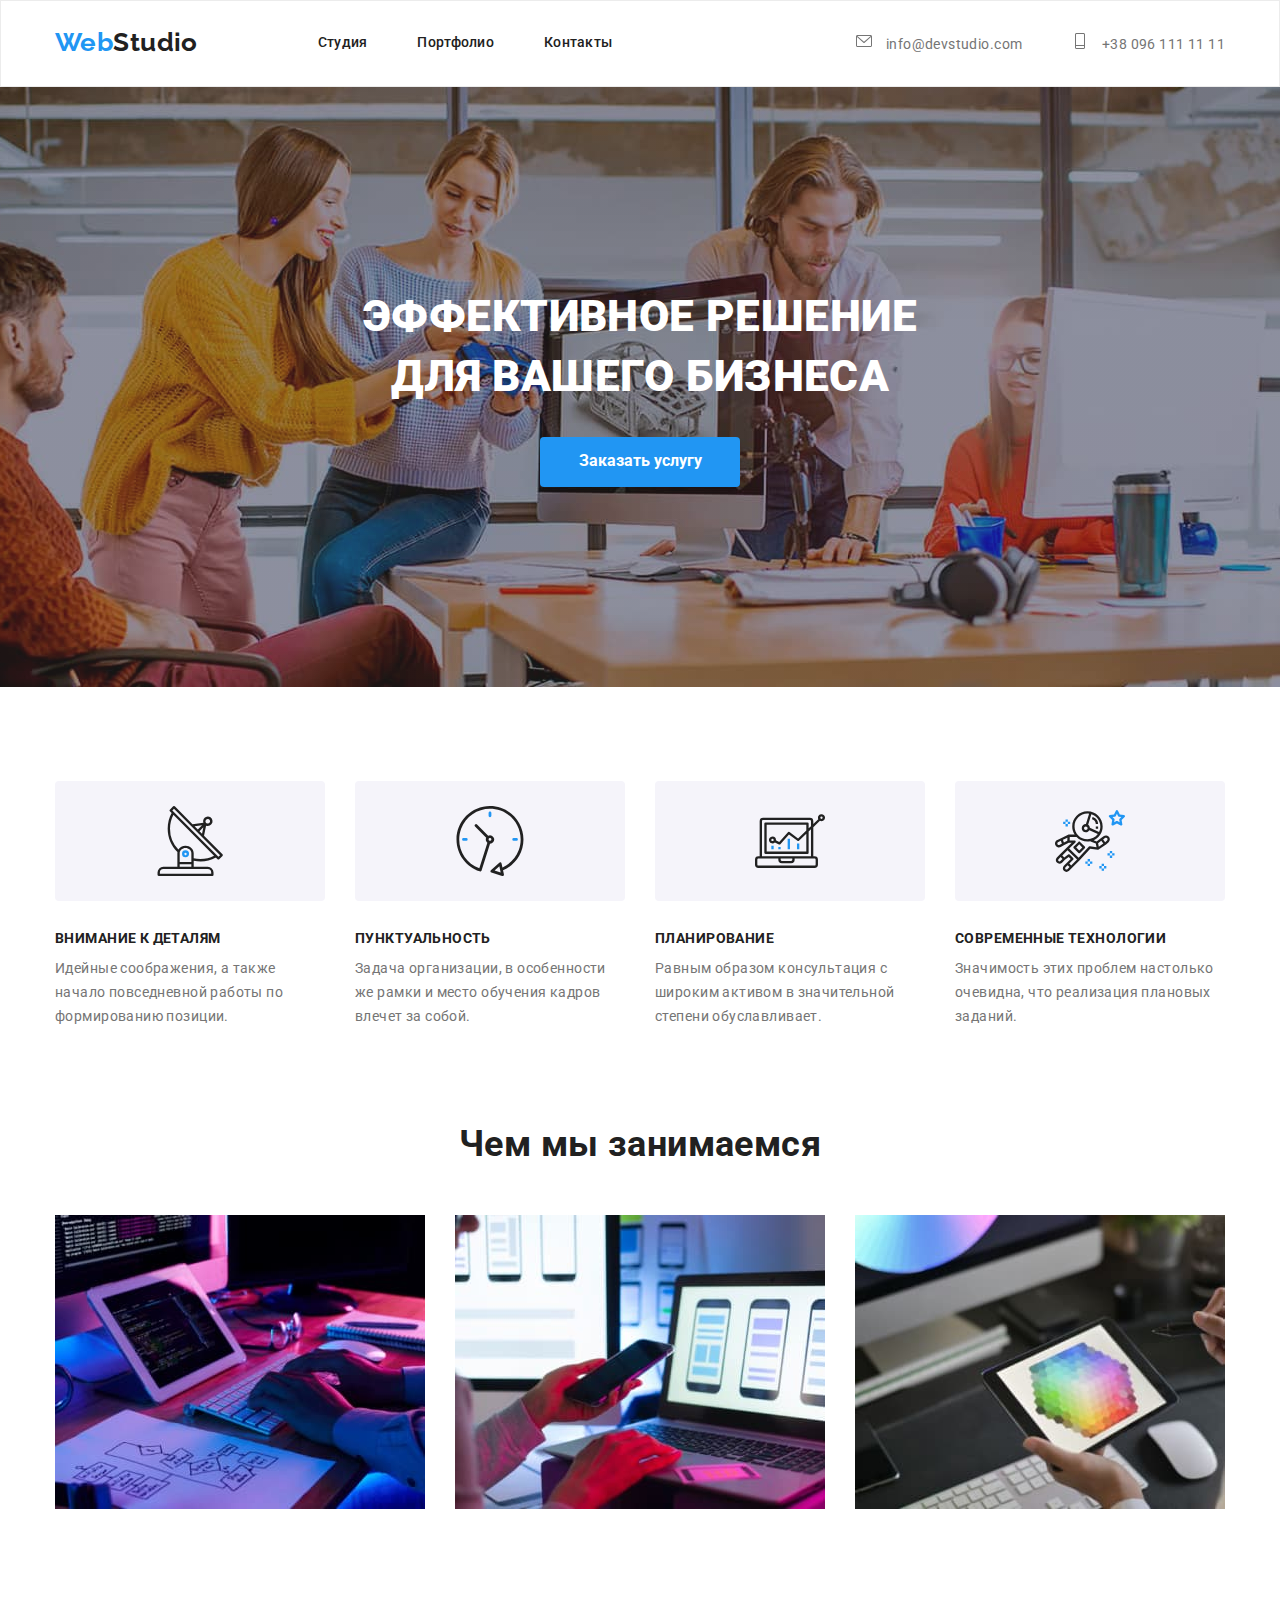
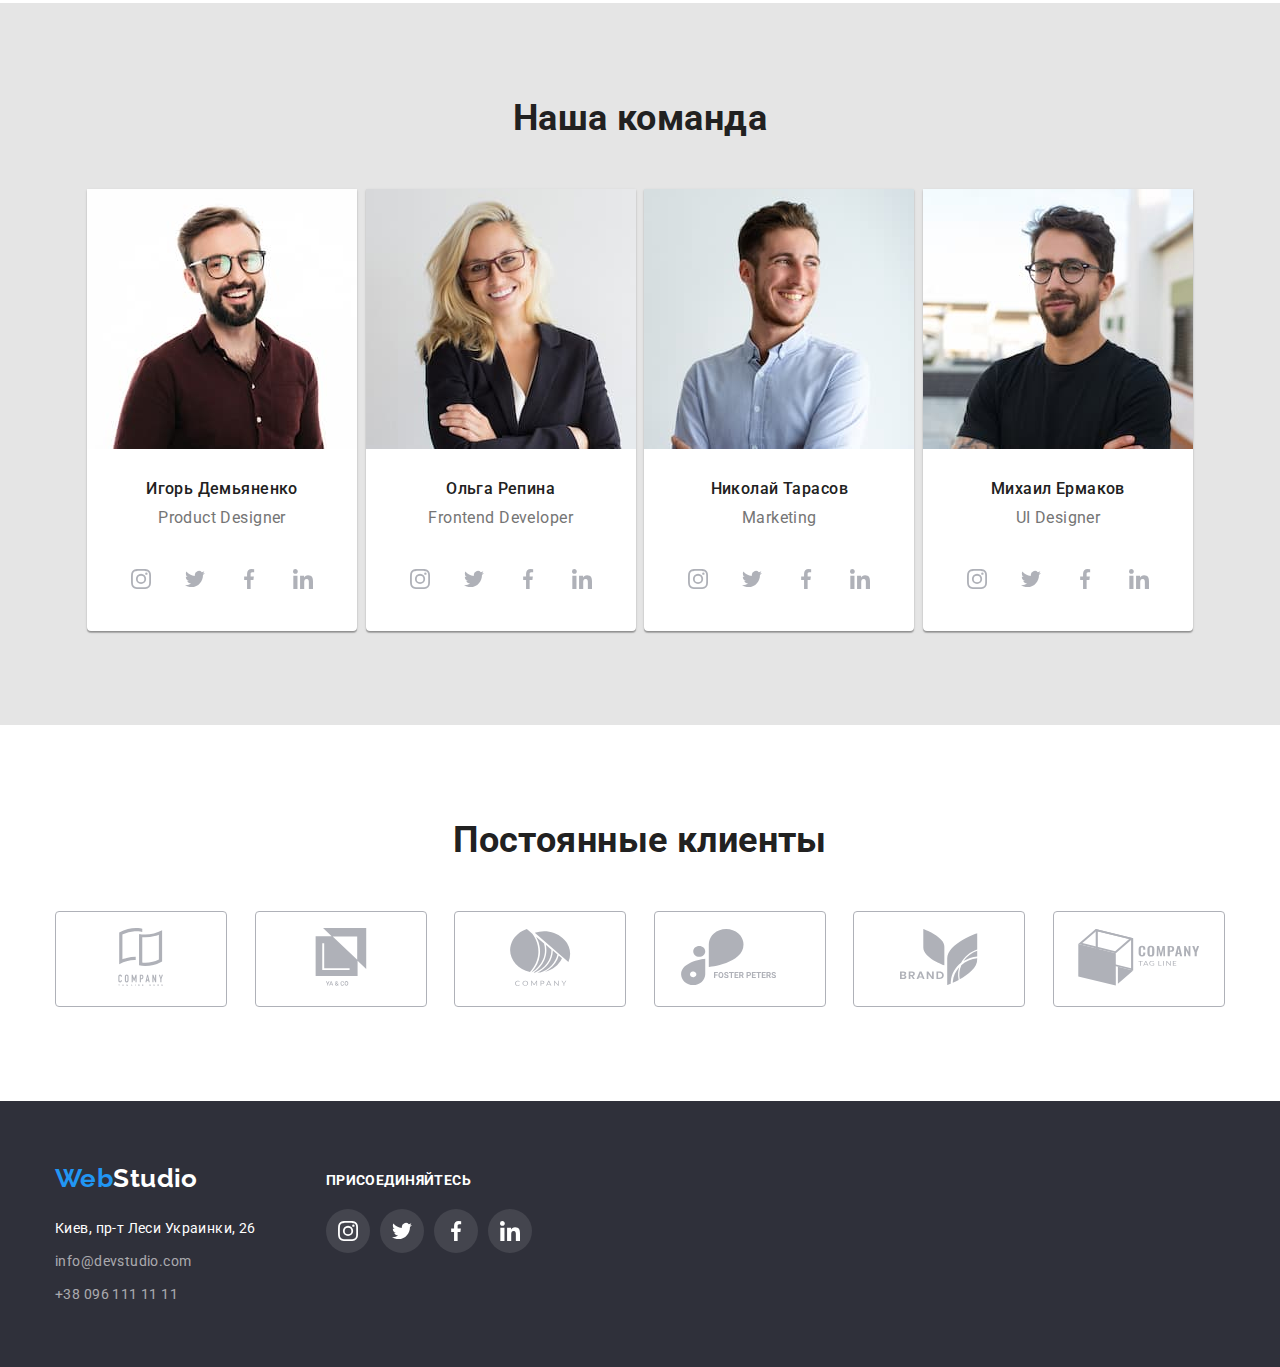
<file: index.html>
<!DOCTYPE html>
<html lang="ru">

<head>
    <meta charset="UTF-8">
    <meta http-equiv="X-UA-Compatible" content="IE=edge">
    <meta name="viewport" content="width=device-width, initial-scale=1.0">
    <link rel="stylesheet"
        href="https://cdnjs.cloudflare.com/ajax/libs/modern-normalize/1.0.0/modern-normalize.min.css" />
    <link rel="stylesheet" href="./css/styles.css" />
    <link
        href="https://fonts.googleapis.com/css2?family=Raleway:wght@700&family=Roboto:wght@400;500;700;900&display=swap"
        rel="stylesheet">
    <title>Document</title>
</head>

<body class="page">
    <header class="page-header header-border">
        <div class="container flex cont-3">
            <nav class="flex cont-3">
                <a href="./index.html" class="logo"><span>Web</span><span class="logo-2">Studio</span></a>
                <ul class="site-nav-list">
                    <li><a href="./index.html" class="link">Студия</a></li>
                    <li><a href="./portfolio.html" class="link">Портфолио</a></li>
                    <li><a href="./contacts.html" class="link">Контакты</a></li>
                </ul>
            </nav>
            <ul class="site-contacts flex">
                <li class="cont icon-mail">
                    <a href="mailto:info@devstudio.com" class="a-info link">                        
                        <svg class="icon-svg" width='16' height='16'>
                            <use href="./images/sprite.svg#icon-mail"></use>
                        </svg>
                        info@devstudio.com
                    </a>
                </li>
                <li class="cont icon-tel">
                    <a href="tel:+380961111111" class="a-info link">
                        <svg class="icon-svg" width='16' height='16'>
                            <use href="./images/sprite.svg#icon-mobile"></use>
                        </svg>
                    +38 096 111 11 11
                    </a>
                </li>
            </ul>
        </div>
    </header>
    <main>
        <!-- Секция герой -->
        <section class="hero-section overlya">
            <div class="container flex-column">
                <h1 class="hero-title">Эффективное решение для вашего бизнеса</h1>
                <button class="hero-button col-white" type="button">Заказать услугу</button>
            </div>
        </section>

        <!-- Преимущества -->

        <section class="section feature">
            <div class="container">
                <ul class="feature-list flex">
                    <li class="feature-content">
                        <div class="feature-icons">
                        <svg width='70px' height='70px'>
                            <use href="./images/sprite.svg#icon-radar"></use>
                        </svg>
                        </div>
                        <h3 class="feature-title">Внимание к деталям</h3>
                        <p class="content">Идейные соображения, а также начало повседневной работы по формированию позиции.
                        </p>
                    </li>
                    <li class="feature-content">
                        <div class="feature-icons">
                            <svg width='70px' height='70px'>
                                <use href="./images/sprite.svg#icon-clock"></use>
                            </svg>
                        </div>
                        <h3 class="feature-title">Пунктуальность</h3>
                        <p class="content">Задача организации, в особенности же рамки и место обучения кадров влечет за собой.</p>
                    </li>
                    <li class="feature-content">
                        <div class="feature-icons">
                            <svg width='70px' height='70px'>
                                <use href="./images/sprite.svg#icon-diagram"></use>
                            </svg>
                        </div>
                        <h3 class="feature-title">Планирование</h3>
                        <p class="content">Равным образом консультация с широким активом в значительной степени обуславливает.</p>
                    </li>
                    <li class="feature-content">
                        <div class="feature-icons">
                            <svg width='70px' height='70px'>
                                <use href="./images/sprite.svg#icon-astronaut"></use>
                            </svg>
                        </div>
                        <h3 class="feature-title">Современные технологии</h3>
                        <p class="content">Значимость этих проблем настолько очевидна, что реализация плановых заданий.</p>
                    </li>
                </ul>
            </div>
        </section>

        <!-- Чем мы занимаемся -->

        <section class="work section">
            <div class="container">
                <h2 class="section-title">Чем мы занимаемся</h2>
                <ul class="work-list flex">
                    <li class="work-examples"><img src="./images/img.jpg" alt="sample 1" width="370"></li>
                    <li class="work-examples"><img src="./images/img-2.jpg" alt="sample 2" width="370"></li>
                    <li class="work-examples"><img src="./images/img-3.jpg" alt="sample 3" width="370"></li>
                </ul>
            </div>
        </section>

        <!-- Наша команда -->

        <section class="our-team section">
            <div class="container">
                <h2 class="section-title">Наша команда</h2>
                <ul class="member-list flex">
                    <li class="member">
                        <img src="./images/staff-1.jpg" alt="Игорь Демьяненко" width="270" height="260">
                        <h3 class="member-name">Игорь Демьяненко</h3>
                        <p class="specialization">Product Designer</p>
                        <ul class="member-list">
                            <li class="member-link">
                                <a href="">
                                    <svg class="icon-svg" width='20' height='20'>
                                        <use href="./images/sprite.svg#icon-instagram"></use>
                                    </svg>
                                </a>
                            </li>
                            <li class="member-link">
                                <a href="">
                                    <svg class="icon-svg" width='20' height='20'>
                                        <use href="./images/sprite.svg#icon-twitter"></use>
                                    </svg>
                                </a>
                            </li>
                            <li class="member-link">
                                <a href="">
                                    <svg class="icon-svg" width='20' height='20'>
                                        <use href="./images/sprite.svg#icon-facebook"></use>
                                    </svg>
                                </a>
                            </li>
                            <li class="member-link">
                                <a href="">
                                    <svg class="icon-svg" width='20' height='20'>
                                        <use href="./images/sprite.svg#icon-linkedin"></use>
                                    </svg>
                                </a>
                            </li>
                        </ul>
                    </li>
                    <li class="member">
                        <img src="./images/staff-2.jpg" alt="Ольга Репина" width="270" height="260">
                        <h3 class="member-name">Ольга Репина</h3>
                        <p class="specialization">Frontend Developer</p>
                        <ul class="member-list">
                            <li class="member-link">
                                <a href="">
                                    <svg class="icon-svg" width='20' height='20'>
                                        <use href="./images/sprite.svg#icon-instagram"></use>
                                    </svg>
                                </a>
                            </li>
                            <li class="member-link">
                                <a href="">
                                    <svg class="icon-svg" width='20' height='20'>
                                        <use href="./images/sprite.svg#icon-twitter"></use>
                                    </svg>
                                </a>
                            </li>
                            <li class="member-link">
                                <a href="">
                                    <svg class="icon-svg" width='20' height='20'>
                                        <use href="./images/sprite.svg#icon-facebook"></use>
                                    </svg>
                                </a>
                            </li>
                            <li class="member-link">
                                <a href="">
                                    <svg class="icon-svg" width='20' height='20'>
                                        <use href="./images/sprite.svg#icon-linkedin"></use>
                                    </svg>
                                </a>
                            </li>
                        </ul>
                    </li>
                    <li class="member">
                        <img src="./images/staff-3.jpg" alt="Николай Тарасов" width="270" height="260">
                        <h3 class="member-name">Николай Тарасов</h3>
                        <p class="specialization">Marketing</p>
                        <ul class="member-list">
                            <li class="member-link">
                                <a href="">
                                    <svg class="icon-svg" width='20' height='20'>
                                        <use href="./images/sprite.svg#icon-instagram"></use>
                                    </svg>
                                </a>
                            </li>
                            <li class="member-link">
                                <a href="">
                                    <svg class="icon-svg" width='20' height='20'>
                                        <use href="./images/sprite.svg#icon-twitter"></use>
                                    </svg>
                                </a>
                            </li>
                            <li class="member-link">
                                <a href="">
                                    <svg class="icon-svg" width='20' height='20'>
                                        <use href="./images/sprite.svg#icon-facebook"></use>
                                    </svg>
                                </a>
                            </li>
                            <li class="member-link">
                                <a href="">
                                    <svg class="icon-svg" width='20' height='20'>
                                        <use href="./images/sprite.svg#icon-linkedin"></use>
                                    </svg>
                                </a>
                            </li>
                        </ul>
                    </li>
                    <li class="member">
                        <img src="./images/staff-4.jpg" alt="Михаил Ермаков" width="270" height="260">
                        <h3 class="member-name">Михаил Ермаков</h3>
                        <p class="specialization">UI Designer</p>
                        <ul class="member-list">
                            <li class="member-link">
                                <a href="">
                                    <svg class="icon-svg" width='20' height='20'>
                                        <use href="./images/sprite.svg#icon-instagram"></use>
                                    </svg>
                                </a>
                            </li>
                            <li class="member-link">
                                <a href="">
                                    <svg class="icon-svg" width='20' height='20'>
                                        <use href="./images/sprite.svg#icon-twitter"></use>
                                    </svg>
                                </a>
                            </li>
                            <li class="member-link">
                                <a href="">
                                    <svg class="icon-svg" width='20' height='20'>
                                        <use href="./images/sprite.svg#icon-facebook"></use>
                                    </svg>
                                </a>
                            </li>
                            <li class="member-link">
                                <a href="">
                                    <svg class="icon-svg" width='20' height='20'>
                                        <use href="./images/sprite.svg#icon-linkedin"></use>
                                    </svg>
                                </a>
                            </li>
                        </ul>
                    </li>
                </ul>
            </div>
        </section>

        <!-- Постоянные клиенты -->

        <section class="clients section">
            <div class="container">
                <h2 class="clients-title">Постоянные клиенты</h2>
                    <ul class="clients-list">
                        <li>
                            <a href="">
                                <div  class="client-link">
                                    <svg class="client-svg">
                                        <use href="./images/sprite.svg#icon-client-1"></use>
                                    </svg>
                                </div>
                            </a>
                        </li>
                        <li>
                            <a href="">
                                <div class="client-link">
                                    <svg class="client-svg">
                                        <use href="./images/sprite.svg#icon-client-2"></use>
                                    </svg>
                                </div>
                            </a>
                        </li>
                        <li>
                            <a href="">
                                <div class="client-link">
                                    <svg class="client-svg">
                                        <use href="./images/sprite.svg#icon-client-3"></use>
                                    </svg>
                                </div>
                            </a>
                        </li>
                        <li>
                            <a href="">
                                <div class="client-link">
                                    <svg class="client-svg">
                                        <use href="./images/sprite.svg#icon-client-4"></use>
                                    </svg>
                                </div>
                            </a>
                        </li>
                        <li>
                            <a href="">
                                <div class="client-link">
                                    <svg class="client-svg">
                                        <use href="./images/sprite.svg#icon-client-5"></use>
                                    </svg>
                                </div>
                            </a>
                        </li>
                        <li>
                            <a href="">
                                <div class="client-link">
                                    <svg class="client-svg">
                                        <use href="./images/sprite.svg#icon-client-6"></use>
                                    </svg>
                                </div>
                            </a>
                        </li>
                    </ul>
                </div>
            </div>
        </section>
    </main>

    <footer class="footer">
        <div class="container flex">
            <div class="footer-section1">
                <div class="main-logo">
                    <a href="./index.html" class="logo"><span>Web</span><span class="logo-2 col-white">Studio</span></a>
                </div>
                <address>
                    <ul>
                        <li><a href="" class="col-white link">Киев, пр-т Леси Украинки, 26</a></li>
                        <li><a href="mailto:info@devstudio.com" class="a-info link">info@devstudio.com</a></li>
                        <li><a href="tel:+380961111111" class="a-info link">+38 096 111 11 11</a></li>
                    </ul>
                </address>
            </div>
            <div class="footer-section2">
                <h2 class="col-white">Присоединяйтесь</h2>
                    <ul class="member-list">
                        <li class="member-link">
                            <a href="">
                                <svg class="icon-svg" width='20' height='20'>
                                    <use href="./images/sprite.svg#icon-instagram"></use>
                                </svg>
                            </a>
                        </li>
                        <li class="member-link">
                            <a href="">
                                <svg class="icon-svg" width='20' height='20'>
                                    <use href="./images/sprite.svg#icon-twitter"></use>
                                </svg>
                            </a>
                        </li>
                        <li class="member-link">
                            <a href="">
                                <svg class="icon-svg" width='20' height='20'>
                                    <use href="./images/sprite.svg#icon-facebook"></use>
                                </svg>
                            </a>
                        </li>
                        <li class="member-link">
                            <a href="">
                                <svg class="icon-svg" width='20' height='20'>
                                    <use href="./images/sprite.svg#icon-linkedin"></use>
                                </svg>
                            </a>
                        </li>
                    </ul>
            </div>
        </div>
    </footer>
</body>

</html>
</file>
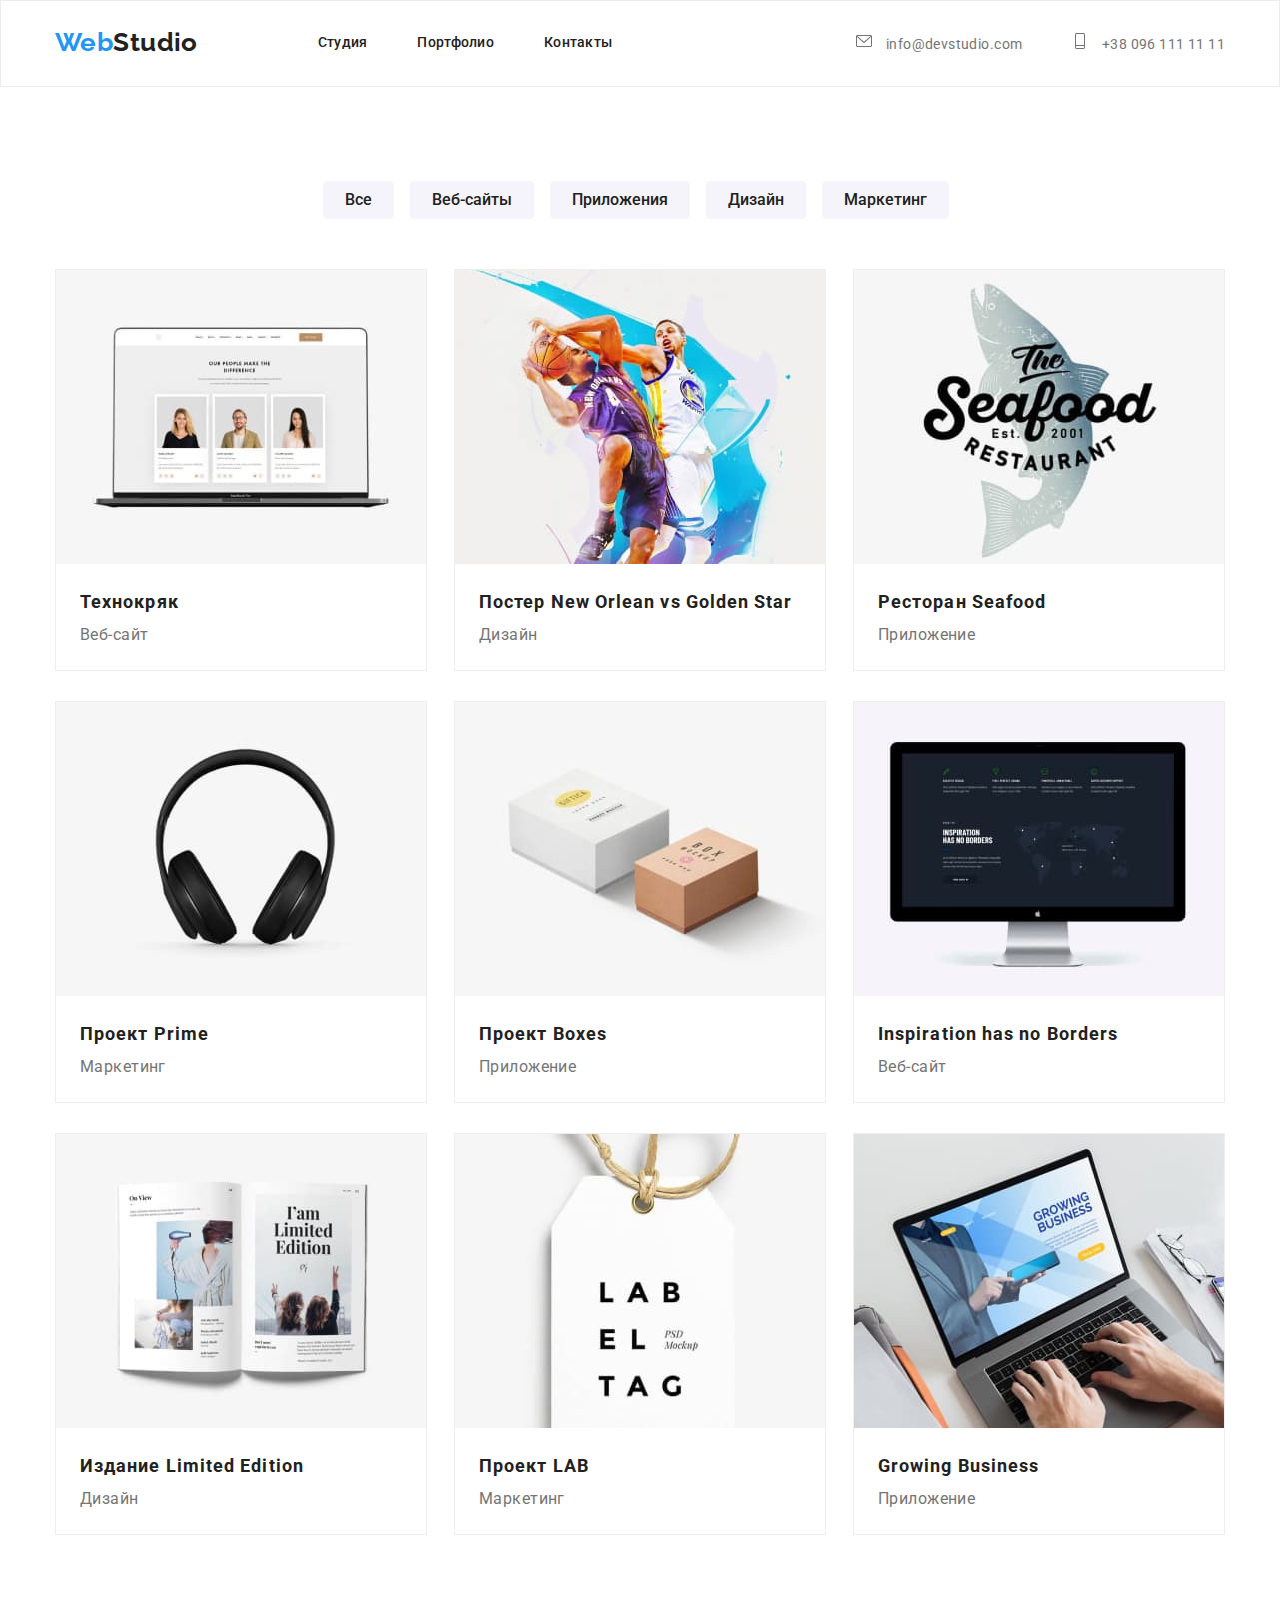
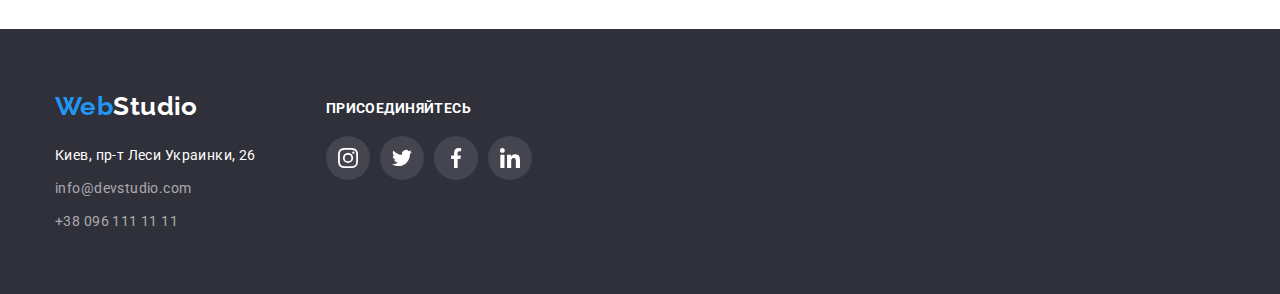
<file: portfolio.html>
<!DOCTYPE html>
<html lang="ru">

<head>
    <meta charset="UTF-8">
    <meta http-equiv="X-UA-Compatible" content="IE=edge">
    <meta name="viewport" content="width=device-width, initial-scale=1.0">
    <link rel="stylesheet" href="https://cdnjs.cloudflare.com/ajax/libs/modern-normalize/1.0.0/modern-normalize.min.css" />
    <link rel="stylesheet" href="./css/styles.css" />
    <link href="https://fonts.googleapis.com/css2?family=Raleway:wght@700&family=Roboto:wght@400;500;700;900&display=swap"
        rel="stylesheet">
    <title>Document</title>
</head>

<body>
    <header class="page-header header-border">
        <div class="container flex cont-3">
            <nav class="flex cont-3">
                <a href="./index.html" class="logo"><span>Web</span><span class="logo-2">Studio</span></a>
                <ul class="site-nav-list">
                    <li><a href="./index.html" class="link">Студия</a></li>
                    <li><a href="./portfolio.html" class="link">Портфолио</a></li>
                    <li><a href="./contacts.html" class="link">Контакты</a></li>
                </ul>
            </nav>
            <ul class="site-contacts flex">
                <li class="cont icon-mail">
                    <a href="mailto:info@devstudio.com" class="a-info link">
                        <svg class="icon-svg" width='16' height='16'>
                            <use href="./images/sprite.svg#icon-mail"></use>
                        </svg>
                        info@devstudio.com
                    </a>
                </li>
                <li class="cont icon-tel">
                    <a href="tel:+380961111111" class="a-info link">
                        <svg class="icon-svg" width='16' height='16'>
                            <use href="./images/sprite.svg#icon-mobile"></use>
                        </svg>
                        +38 096 111 11 11
                    </a>
                </li>
            </ul>
        </div>
    </header>

    <main>
        <!-- примеры работ -->
        <section class="section portfolio">
            <div class="container">
                <ul class="portfolio-list flex">
                    <li><button class="nav-button" type="button">Все</button></li>
                    <li><button class="nav-button" type="button">Веб-сайты</button></li>
                    <li><button class="nav-button" type="button">Приложения</button></li>
                    <li><button class="nav-button" type="button">Дизайн</button></li>
                    <li><button class="nav-button" type="button">Маркетинг</button></li>
                </ul>
                <ul class="example-list flex">
                    <li class="example">
                        <a href=""><img src="./images/example_1.jpg" alt="Технокряк" width="370">
                            <div>
                                <p class="title">Технокряк</p>
                                <p class="description">Веб-сайт</p>
                            </div>
                            
                        </a>
                    </li>
                    <li class="example">
                        <a href=""><img src="./images/example_2.jpg" alt="Постер New Orlean vs Golden Star" width="370">
                            <div>
                                <p class="title">Постер New Orlean vs Golden Star</p>
                                <p class="description">Дизайн</p>
                            </div>
                        </a>
                    </li>
                    <li class="example">
                        <a href=""><img src="./images/example_3.jpg" alt="Ресторан Seafood" width="370">
                            <div>
                                <p class="title">Ресторан Seafood</p>
                                <p class="description">Приложение</p>
                            </div>
                        </a>
                    </li>
                    <li class="example">
                        <a href=""><img src="./images/example_4.jpg" alt="Проект Prime" width="370">
                            <div>
                                <p class="title">Проект Prime</p>
                                <p class="description">Маркетинг</p>
                            </div>
                        </a>
                    </li>
                    <li class="example">
                        <a href=""><img src="./images/example_5.jpg" alt="Проект Boxes" width="370">
                            <div>
                                <p class="title">Проект Boxes</p>
                                <p class="description">Приложение</p>
                            </div>
                        </a>
                    </li>
                    <li class="example">
                        <a href=""><img src="./images/example_6.jpg" alt="Inspiration has no Borders" width="370">
                            <div>
                                <p class="title">Inspiration has no Borders</p>
                                <p class="description">Веб-сайт</p>
                            </div>
                        </a>
                    </li>
                    <li class="example">
                        <a href=""><img src="./images/example_7.jpg" alt="Издание Limited Edition" width="370">
                            <div>
                                <p class="title">Издание Limited Edition</p>
                                <p class="description">Дизайн</p>
                            </div>
                        </a>
                    </li>
                    <li class="example">
                        <a href=""><img src="./images/example_8.jpg" alt="Проект LAB" width="370">
                            <div>
                                <p class="title">Проект LAB</p>
                                <p class="description">Маркетинг</p>
                            </div>
                        </a>
                    </li>
                    <li class="example">
                        <a href=""><img src="./images/example_9.jpg" alt="Growing Business" width="370">
                            <div>
                                <p class="title">Growing Business</p>
                                <p class="description">Приложение</p>
                            </div>
                        </a>
                    </li>
                </ul>
            </div>
        </section>
    </main>
    <footer class="footer">
        <div class="container flex">
            <div class="footer-section1">
                <div class="main-logo">
                    <a href="./index.html" class="logo"><span>Web</span><span class="logo-2 col-white">Studio</span></a>
                </div>
                <address>
                    <ul>
                        <li><a href="" class="col-white link">Киев, пр-т Леси Украинки, 26</a></li>
                        <li><a href="mailto:info@devstudio.com" class="a-info link">info@devstudio.com</a></li>
                        <li><a href="tel:+380961111111" class="a-info link">+38 096 111 11 11</a></li>
                    </ul>
                </address>
            </div>
            <div class="footer-section2">
                <h2 class="col-white">Присоединяйтесь</h2>
                <ul class="member-list">
                    <li class="member-link">
                        <a href="">
                            <svg class="icon-svg" width='20' height='20'>
                                <use href="./images/sprite.svg#icon-instagram"></use>
                            </svg>
                        </a>
                    </li>
                    <li class="member-link">
                        <a href="">
                            <svg class="icon-svg" width='20' height='20'>
                                <use href="./images/sprite.svg#icon-twitter"></use>
                            </svg>
                        </a>
                    </li>
                    <li class="member-link">
                        <a href="">
                            <svg class="icon-svg" width='20' height='20'>
                                <use href="./images/sprite.svg#icon-facebook"></use>
                            </svg>
                        </a>
                    </li>
                    <li class="member-link">
                        <a href="">
                            <svg class="icon-svg" width='20' height='20'>
                                <use href="./images/sprite.svg#icon-linkedin"></use>
                            </svg>
                        </a>
                    </li>
                </ul>
            </div>
        </div>
    </footer>
</body>

</html>
</file>
<file: css/styles.css>
:root {
  --primary-text-color: #212121;
  --secondary-text-color: #757575;
  --accent-text-color: #2196f3;
  --primary-bg-color: #e5e5e5;
}

body {
  font-family: "Roboto", "Raleway", sans-serif;
  font-size: 14px;
  line-height: 1.2;
  color: var(--primary-text-color);
  background-color: #fff;
  letter-spacing: 0.03em;
}

p,
h1,
h2,
h3,
h4,
h5,
h6 {
  margin: 0;
}

ul {
  margin: 0;
  padding: 0;
}

button {
  cursor: pointer;
}

img {
  display: block;
}

.list {
  list-style: none;
}

.link {
  text-decoration: none;
}

a {
  text-decoration: none;
  color: var(--secondary-text-color);
}

a:hover,
a:focus {
  color: var(--accent-text-color);
}

h1 {
  font-size: 44px;
  line-height: 1.36;
  font-weight: 900;
  color: white;
  text-align: center;
  text-transform: uppercase;
}

h2 {
  font-weight: 700;
  font-size: 36px;
  line-height: 1.17;
  text-align: center;
}

li {
  list-style-type: none;
}

nav a {
  color: var(--primary-text-color);
}

.container {
  width: 1200px;
  padding-left: 15px;
  padding-right: 15px;
  margin: 0 auto;
  /* outline: 1px solid red; */
}

.flex {
  display: flex;
}

.flex-column {
  display: flex;
  flex-direction: column;
  align-items: center;
}

/* header */
.cont-3 {
  justify-content: space-between;
  align-items: center;
}

.page-header {
  padding-top: 24px;
  padding-bottom: 25px;
}
/* logo */
.logo {
  font-family: "Raleway", "Roboto", sans-serif;
  font-weight: 700;
  font-size: 26px;
  line-height: 1.38;
  color: var(--accent-text-color);
}

.logo-2 {
  color: var(--primary-text-color);
}

.site-nav-list {
  display: flex;
  font-weight: 500;
  font-size: 14px;
  line-height: 1.14;
  letter-spacing: 0.02em;
  margin-left: 120px;
}

.site-nav-list > li {
  margin-right: 50px;
}

.cont {
  margin-left: 50px;
}

header .icon-svg {
  margin-right: 10px;
  fill: var(--secondary-text-color);
}

header .icon-svg:hover,
header .icon-svg:focus {
  fill: var(--accent-text-color);
}

/* .cont::before {
  display: inline-block;
  content: "";
  width: 16px;
  height: 16px;
  background-position: bottom;
  background-repeat: no-repeat;
  background-size: contain;
  margin-right: 10px;
} */

/* .icon-mail::before {
  background-image: url(../images/icon-mail.svg);
}

.icon-tel::before {
  background-image: url(../images/icon-tel.svg);
} */

/* hero */
.hero-section {
  padding: 200px 0px;
}

.overlya {
  background: rgba(47, 48, 58, 0.1);
  background-image: linear-gradient(
      to right,
      rgba(196, 196, 196, 0.1),
      rgba(196, 196, 196, 0.1)
    ),
    url(../images/background-hero.jpg);

  max-width: 1600px;
  height: 600px;
  margin-left: auto;
  margin-right: auto;
  background-size: cover;
  background-repeat: no-repeat;
  background-position: center;
}

.hero-title {
  max-width: 700px;
  margin-bottom: 30px;
  padding: 0px 30px;
}

.hero-button {
  width: 200px;
  height: 50px;
  background: var(--accent-text-color);
  box-shadow: 0px 4px 4px rgba(0, 0, 0, 0.15);
  border-radius: 4px;
  border: 0px;
  cursor: pointer;
  font-weight: 700;
  font-size: 16px;
  line-height: 1.88;
}

.hero-button:focus,
.hero-button:hover {
  background: var(--primary-bg-color);
  color: var(--primary-text-color);
}

/* section 1 */

.feature {
  padding-top: 94px;
}
.feature-list {
  justify-content: space-between;
}

.feature-icons {
  width: 270px;
  height: 120px;
  background: #f5f4fa;
  border-radius: 4px;
  text-align: center;
  padding-top: 25px;
}

.feature-content {
  width: 270px;
}

.feature-title {
  font-weight: 700;
  font-size: 14px;
  line-height: 1.14;
  text-transform: uppercase;
  margin-bottom: 10px;
  padding-top: 30px;
}

.content {
  line-height: 1.71;
  color: var(--secondary-text-color);
}

/* Чем мы занимаемся */
.work {
  padding-top: 94px;
  padding-bottom: 94px;
}

.section-title {
  padding-top: 0px;
  margin-bottom: 50px;
}

.work-list {
  justify-content: space-between;
}
.work-examples img {
  width: 100%;
  height: auto;
}

/* Наша команда */
.our-team {
  background-color: var(--primary-bg-color);
  padding-bottom: 94px;
  padding-top: 94px;
}

.our-team img {
  width: 100%;
}

.member-list {
  justify-content: space-between;
}
.member {
  background-color: #ffffff;
  box-shadow: 0px 1px 3px rgba(0, 0, 0, 0.12), 0px 1px 1px rgba(0, 0, 0, 0.14),
    0px 2px 1px rgba(0, 0, 0, 0.2);
  border-radius: 0px 0px 4px 4px;
}

.member-name {
  margin-top: 30px;
  font-weight: 500;
  font-size: 16px;
  line-height: 1.19;
  text-align: center;
}

.specialization {
  margin-top: 10px;
  font-size: 16px;
  line-height: 1.19;
  text-align: center;
  color: var(--secondary-text-color);
}

.member-list {
  display: flex;
  flex-direction: row;
  justify-content: space-between;
  margin-top: 30px;
  padding-left: 32px;
  padding-right: 32px;
}

.member-link {
  width: 44px;
  height: 44px;
  text-align: center;
  padding-top: 12px;
  margin-bottom: 30px;
  fill: #afb1b8;
  border-radius: 50%;
}

.member-link:hover,
.member-link:focus {
  background-color: var(--accent-text-color);
  fill: #fff;
  cursor: pointer;
}

.icon-twitter {
  background: url(../images/icon-twitter.svg) no-repeat 50% 50%;
}

.icon-facebook {
  background: url(../images/icon-facebook.svg) no-repeat 50% 50%;
}

.icon-linkedin {
  background: url(../images/icon-linkedin.svg) no-repeat 50% 50%;
}

/* постоянные клиенты */
.clients-title {
  padding-top: 94px;
}

.clients-list {
  display: flex;
  flex-direction: row;
  justify-content: space-between;
  padding-top: 50px;
  margin-bottom: 94px;
}

.client-link {
  border: 1px solid #afb1b8;
  box-sizing: border-box;
  border-radius: 4px;
}

.client-link:hover,
.client-link:focus {
  border: 1px solid var(--accent-text-color);
}

.client-link svg {
  width: 170px;
  height: 90px;
  padding-top: 16px;
  padding-bottom: 16px;
  fill: #afb1b8;
}

.client-svg:hover,
.client-svg:focus {
  fill: var(--accent-text-color);
}

.icon-client-1 {
  background: url(../images/client-1.svg) no-repeat 50% 50%;
}
.icon-client-2 {
  background: url(../images/client-2.svg) no-repeat 50% 50%;
}
.icon-client-3 {
  background: url(../images/client-3.svg) no-repeat 50% 50%;
}
.icon-client-4 {
  background: url(../images/client-4.svg) no-repeat 50% 50%;
}
.icon-client-5 {
  background: url(../images/client-5.svg) no-repeat 50% 50%;
}
.icon-client-6 {
  background: url(../images/client-6.svg) no-repeat 50% 50%;
}

/* футер */
footer {
  background-color: #2f303a;
  padding-top: 60px;
  padding-bottom: 60px;
}

.main-logo {
  margin-bottom: 20px;
}

footer .a-info {
  color: rgba(255, 255, 255, 0.6);
  font-style: normal;
}

.col-white {
  color: white;
}

address {
  padding: 0;
  margin: 0;
}

address li {
  margin-bottom: 9px;
}

address li:last-child {
  margin-bottom: 0px;
}

address a {
  text-decoration: none;
  line-height: 1.71;
  font-style: normal;
  color: var(--secondary-text-color);
}

address a:hover,
address a:focus {
  color: var(--accent-text-color);
}

.header-border {
  border: 1px solid #ececec;
}

footer .member-list {
  margin-top: 20px;
  padding: 0;
}
footer .member-link {
  background: rgba(255, 255, 255, 0.1);
  margin-right: 10px;
}

footer .member-link,
footer .member-link:hover,
footer .member-link:focus {
  fill: white;
}

.footer-section2 {
  margin-top: 12px;
  margin-left: 70px;
}
.footer-section2 h2 {
  font-size: 14px;
  line-height: 1.14;
  letter-spacing: 0.03em;
  text-transform: uppercase;
  text-align: left;
}

/* кнопки фильтра */

.portfolio {
  padding-top: 94px;
  padding-bottom: 94px;
}

.portfolio-list {
  margin-bottom: 50px;
  justify-content: center;
}

.portfolio-list li {
  margin-right: 8px;
}

.portfolio-list li:last-child {
  margin-right: 0;
}

.nav-button {
  margin-right: 8px;
  background: #f5f4fa;
  font-weight: 500;
  font-size: 16px;
  line-height: 1.62;
  text-align: center;
  color: var(--primary-text-color);
  cursor: pointer;
  border-radius: 4px;
  border: 0;
  padding: 6px 22px;
}

.nav-button:focus,
.nav-button:hover {
  background-color: var(--accent-text-color);
  color: white;
}

/* примеры */

.example-list {
  flex-wrap: wrap;
  justify-content: space-between;
}
.example {
  background: #ffffff;
  border: 1px solid rgba(238, 238, 238, 1);
  box-sizing: border-box;
  margin-bottom: 30px;
}

.example:nth-child(n + 7) {
  margin-bottom: 0px;
}

.example div {
  padding: 20px 24px;
}

.example a {
  display: block;
}

.example a:hover,
.example a:focus {
  box-shadow: 0px 1px 1px rgba(0, 0, 0, 0.12), 0px 4px 4px rgba(0, 0, 0, 0.06),
    1px 4px 6px rgba(0, 0, 0, 0.16);
  color: var(--secondary-text-color);
}

.title {
  color: var(--primary-text-color);
  font-weight: 700;
  font-size: 18px;
  line-height: 2;
  letter-spacing: 0.06em;
}

.description {
  font-size: 16px;
  line-height: 1.87;
}
</file>
